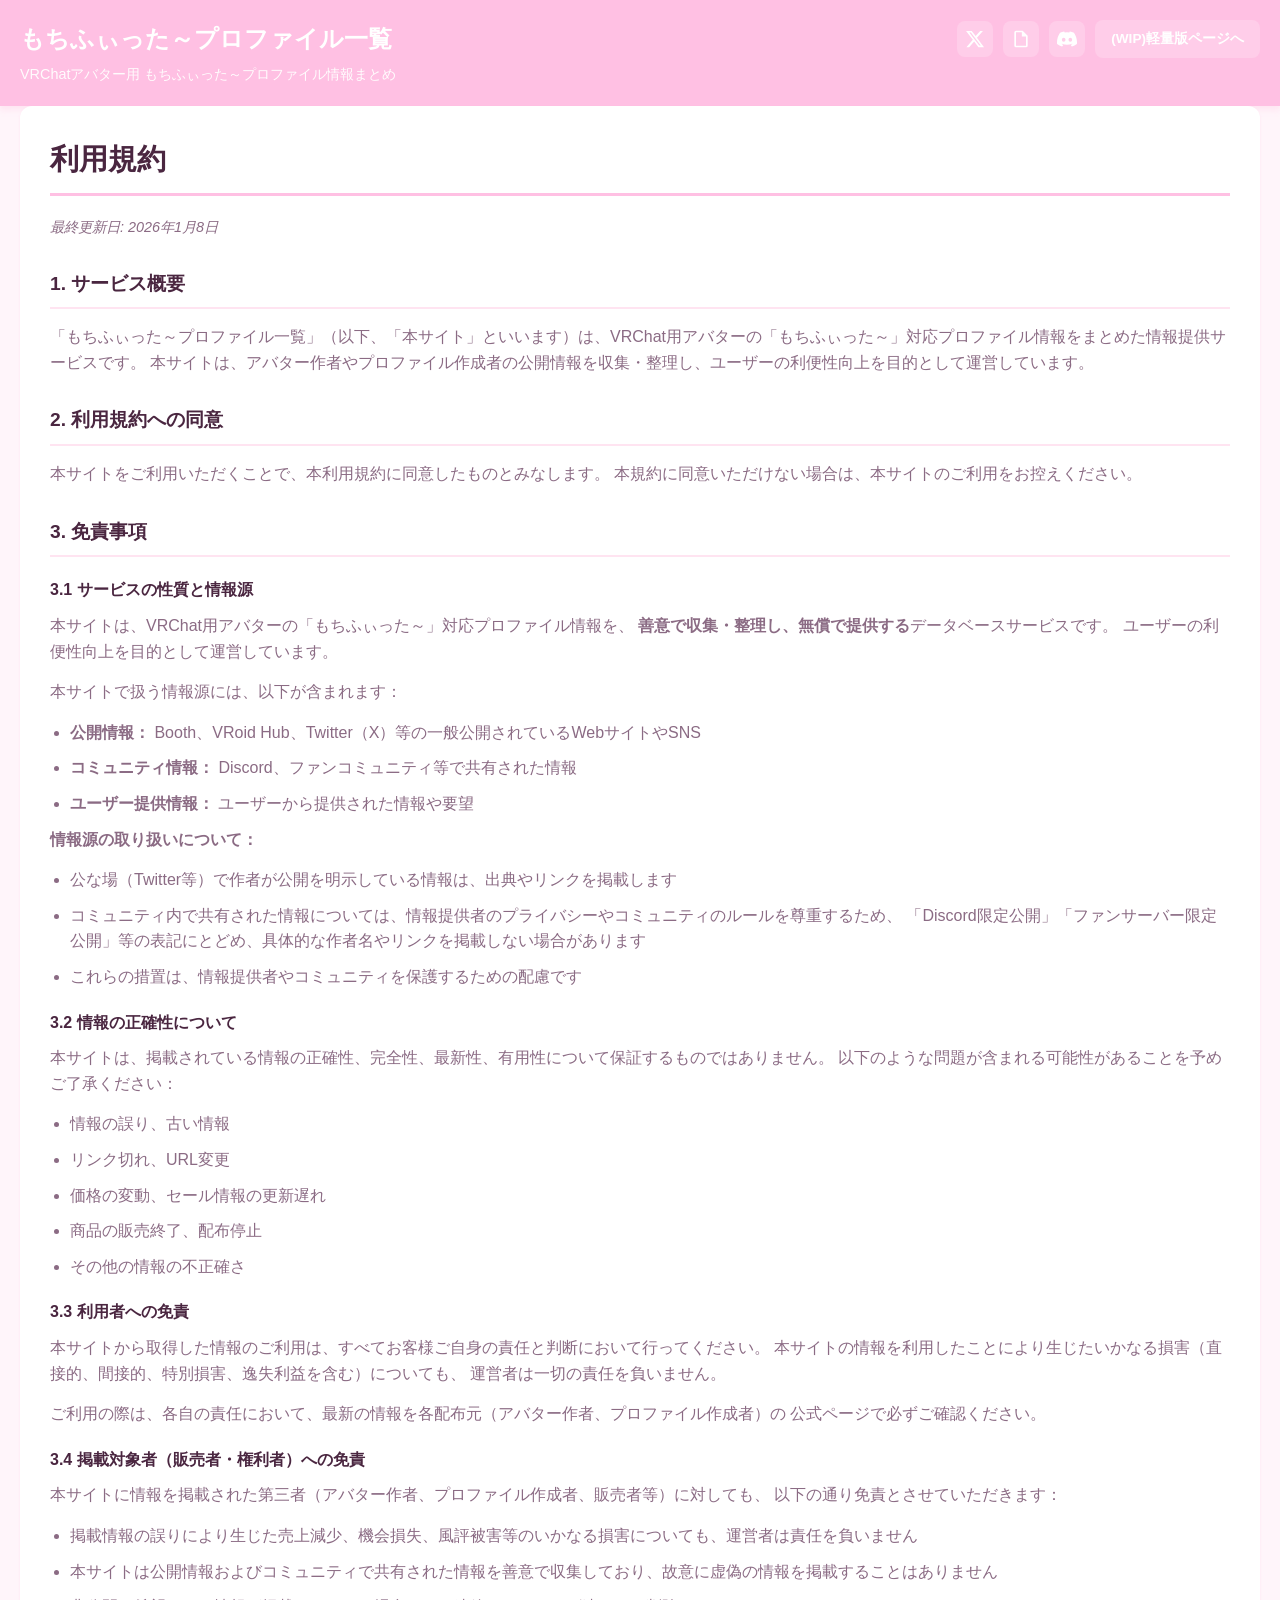
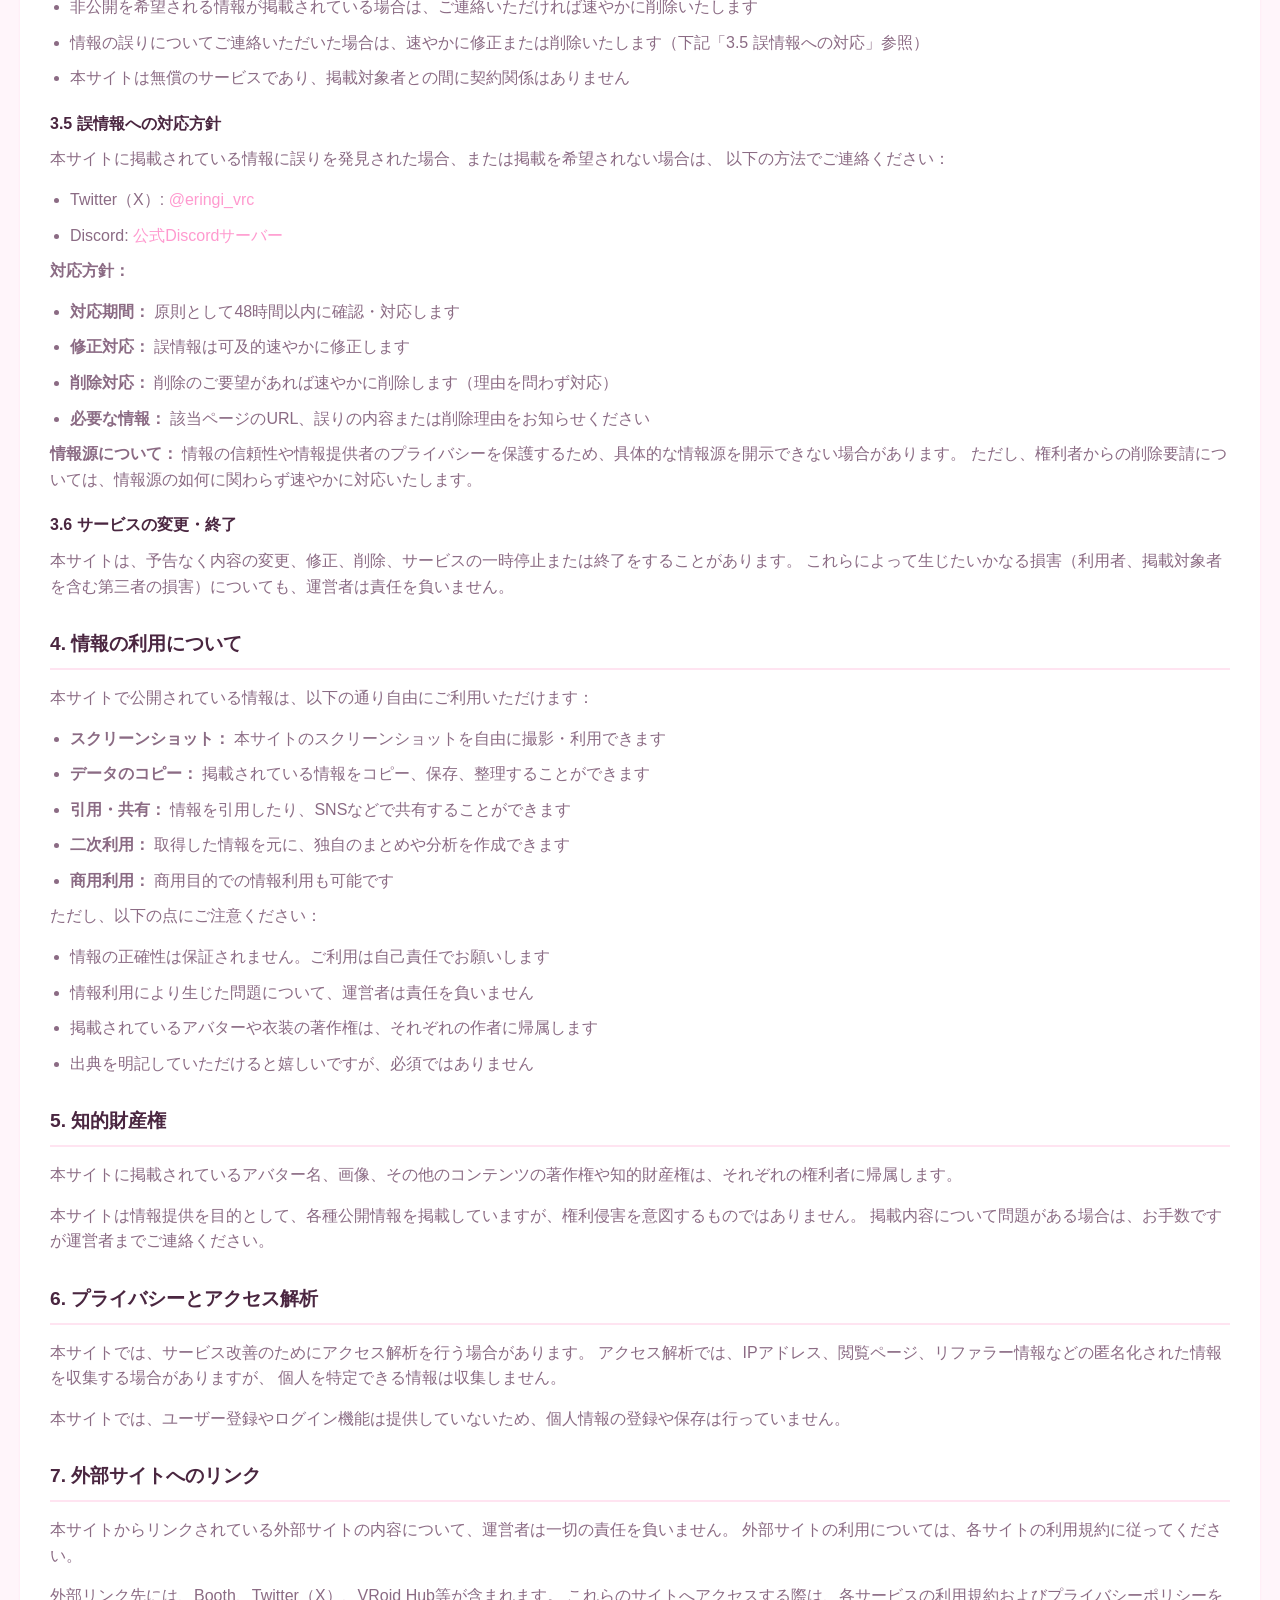
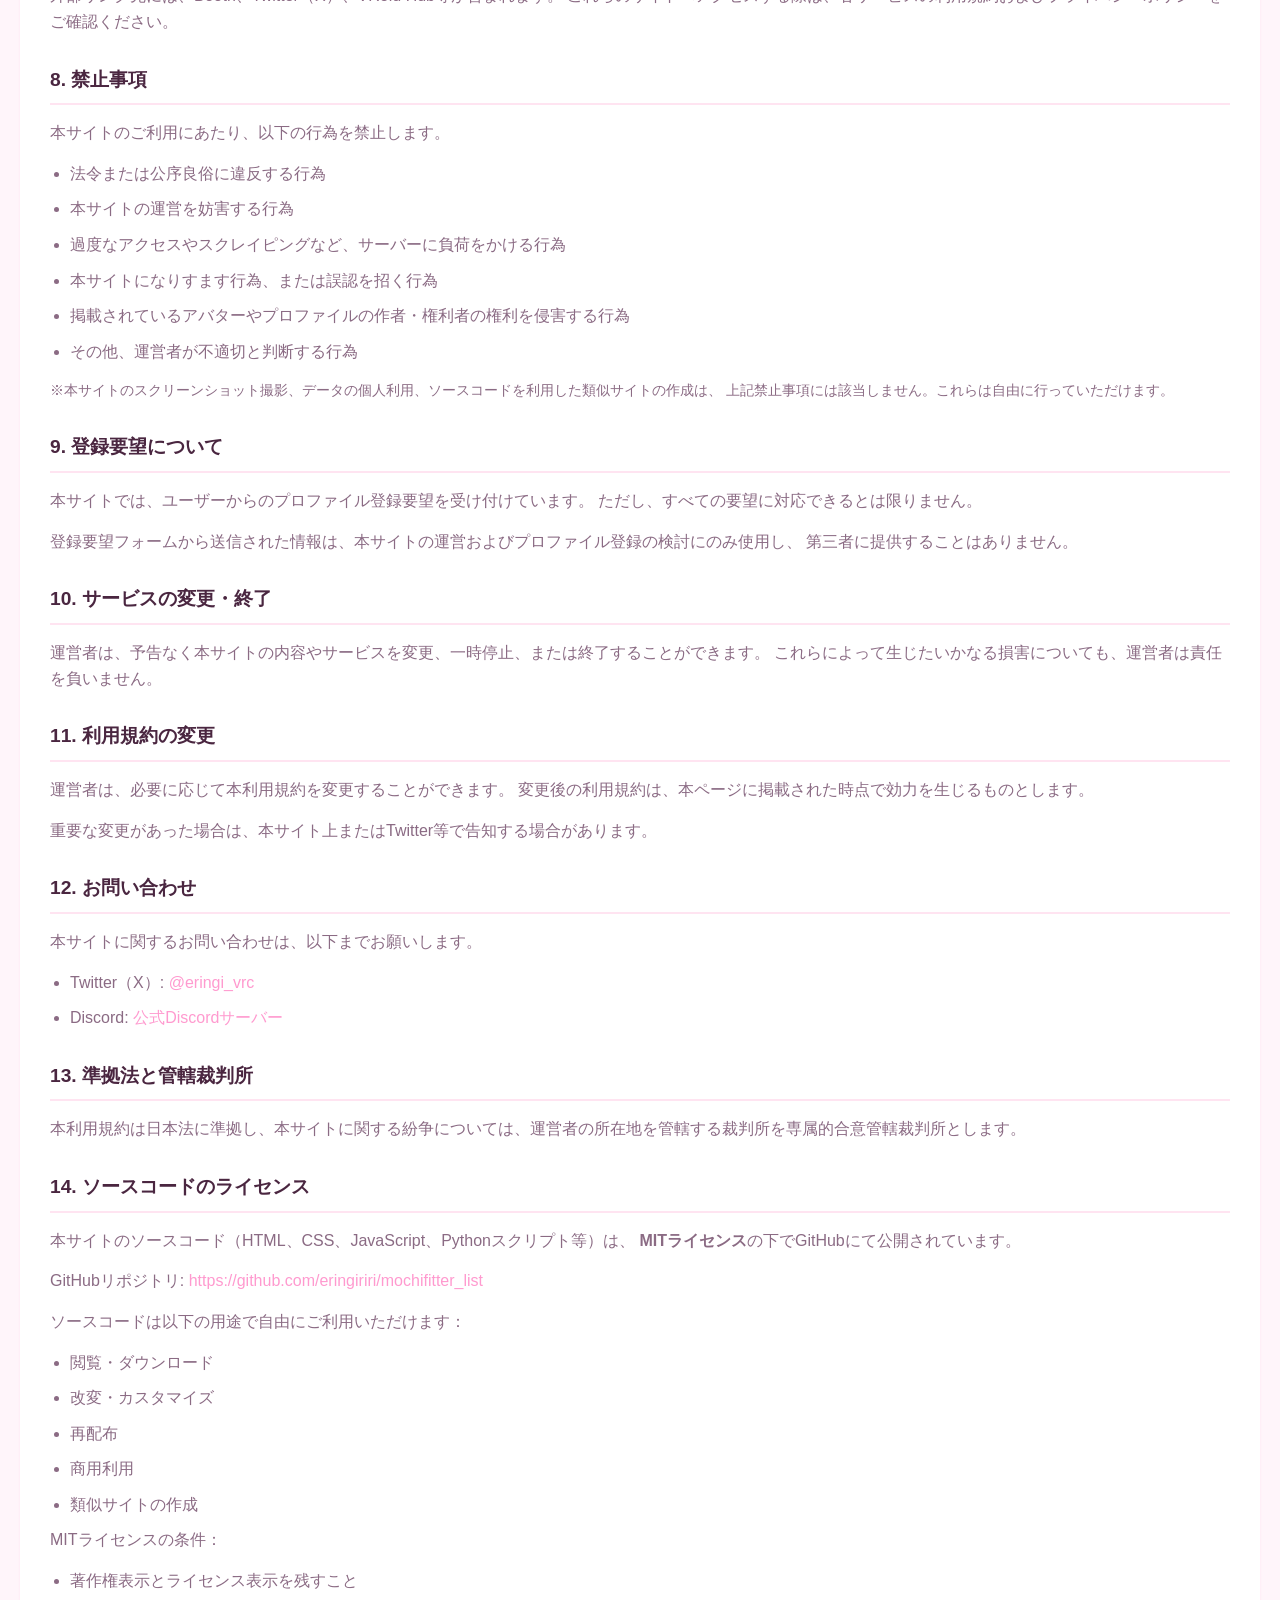
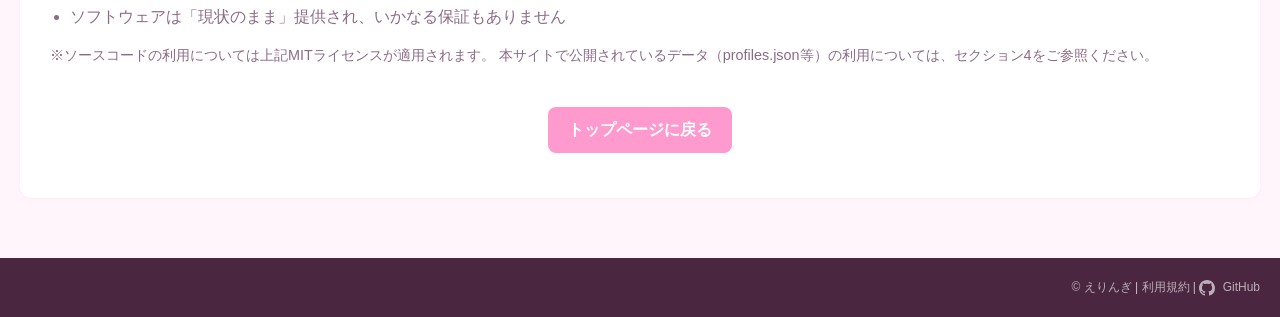
<file: terms.html>
<!DOCTYPE html>
<html lang="ja">
<head>
    <meta charset="UTF-8">
    <meta name="viewport" content="width=device-width, initial-scale=1.0">
    <meta name="google-site-verification" content="bT2jwU4LzvFJ1O84H9Ss2Ey-j3vTZR7JKooW1tdScog" />
    <title>利用規約 | もちふぃった～プロファイル一覧</title>

    <!-- SEO Meta Tags -->
    <meta name="description" content="もちふぃった～プロファイル一覧の利用規約ページ">
    <meta name="keywords" content="もちふぃった～,もちふぃった,もちふぃったー,mochifitter,VRChat,VRC,利用規約">
    <meta name="author" content="えりんぎ">
    <link rel="canonical" href="https://mochifitter.eringi.me/terms.html">

    <!-- Open Graph / Facebook -->
    <meta property="og:type" content="website">
    <meta property="og:url" content="https://mochifitter.eringi.me/terms.html">
    <meta property="og:title" content="利用規約 | もちふぃった～プロファイル一覧">
    <meta property="og:description" content="もちふぃった～プロファイル一覧の利用規約ページ">
    <meta property="og:site_name" content="もちふぃった～プロファイル一覧">
    <meta property="og:locale" content="ja_JP">

    <!-- Twitter Card -->
    <meta name="twitter:card" content="summary">
    <meta name="twitter:site" content="@eringi_vrc">
    <meta name="twitter:creator" content="@eringi_vrc">
    <meta name="twitter:title" content="利用規約 | もちふぃった～プロファイル一覧">
    <meta name="twitter:description" content="もちふぃった～プロファイル一覧の利用規約ページ">

    <link rel="icon" type="image/x-icon" href="icon/icon.ico">
    <link rel="stylesheet" href="css/style.css">
</head>
<body>
    <header>
        <div class="container">
            <div class="header-content">
                <div class="header-main">
                    <a href="index.html" style="text-decoration: none; color: inherit;">
                        <h1>もちふぃった～プロファイル一覧</h1>
                        <p class="subtitle">VRChatアバター用 もちふぃった～プロファイル情報まとめ</p>
                    </a>
                </div>
                <div class="header-right">
                    <a href="https://x.com/eringi_vrc" class="btn-twitter" target="_blank" rel="noopener noreferrer" title="Twitter">
                        <svg width="20" height="20" viewBox="0 0 24 24" fill="currentColor">
                            <path d="M18.244 2.25h3.308l-7.227 8.26 8.502 11.24H16.17l-5.214-6.817L4.99 21.75H1.68l7.73-8.835L1.254 2.25H8.08l4.713 6.231zm-1.161 17.52h1.833L7.084 4.126H5.117z"/>
                        </svg>
                    </a>
                    <a href="terms.html" class="btn-terms" target="_blank" rel="noopener noreferrer" title="利用規約">
                        <svg width="20" height="20" viewBox="0 0 24 24" fill="currentColor">
                            <path d="M14,2H6A2,2 0 0,0 4,4V20A2,2 0 0,0 6,22H18A2,2 0 0,0 20,20V8L14,2M18,20H6V4H13V9H18V20Z"/>
                        </svg>
                    </a>
                    <a href="https://discord.com/invite/xSqtz2m7PE" class="btn-discord" target="_blank" rel="noopener noreferrer" title="Discord">
                        <svg width="20" height="20" viewBox="0 0 24 24" fill="currentColor">
                            <path d="M20.317 4.37a19.791 19.791 0 0 0-4.885-1.515.074.074 0 0 0-.079.037c-.21.375-.444.864-.608 1.25a18.27 18.27 0 0 0-5.487 0 12.64 12.64 0 0 0-.617-1.25.077.077 0 0 0-.079-.037A19.736 19.736 0 0 0 3.677 4.37a.07.07 0 0 0-.032.027C.533 9.046-.32 13.58.099 18.057a.082.082 0 0 0 .031.057 19.9 19.9 0 0 0 5.993 3.03.078.078 0 0 0 .084-.028c.462-.63.874-1.295 1.226-1.994a.076.076 0 0 0-.041-.106 13.107 13.107 0 0 1-1.872-.892.077.077 0 0 1-.008-.128 10.2 10.2 0 0 0 .372-.292.074.074 0 0 1 .077-.01c3.928 1.793 8.18 1.793 12.062 0a.074.074 0 0 1 .078.01c.12.098.246.198.373.292a.077.077 0 0 1-.006.127 12.299 12.299 0 0 1-1.873.892.077.077 0 0 0-.041.107c.36.698.772 1.362 1.225 1.993a.076.076 0 0 0 .084.028 19.839 19.839 0 0 0 6.002-3.03.077.077 0 0 0 .032-.054c.5-5.177-.838-9.674-3.549-13.66a.061.061 0 0 0-.031-.03zM8.02 15.33c-1.183 0-2.157-1.085-2.157-2.419 0-1.333.956-2.419 2.157-2.419 1.21 0 2.176 1.096 2.157 2.42 0 1.333-.956 2.418-2.157 2.418zm7.975 0c-1.183 0-2.157-1.085-2.157-2.419 0-1.333.955-2.419 2.157-2.419 1.21 0 2.176 1.096 2.157 2.42 0 1.333-.946 2.418-2.157 2.418z"/>
                        </svg>
                    </a>
                    <a href="lite.html" class="btn-lite">(WIP)軽量版ページへ</a>
                </div>
            </div>
        </div>
    </header>

    <main class="container">
        <section class="info-section">
            <h2>利用規約</h2>
            <p class="updated-date">最終更新日: 2026年1月8日</p>

            <h3>1. サービス概要</h3>
            <p>
                「もちふぃった～プロファイル一覧」（以下、「本サイト」といいます）は、VRChat用アバターの「もちふぃった～」対応プロファイル情報をまとめた情報提供サービスです。
                本サイトは、アバター作者やプロファイル作成者の公開情報を収集・整理し、ユーザーの利便性向上を目的として運営しています。
            </p>

            <h3>2. 利用規約への同意</h3>
            <p>
                本サイトをご利用いただくことで、本利用規約に同意したものとみなします。
                本規約に同意いただけない場合は、本サイトのご利用をお控えください。
            </p>

            <h3>3. 免責事項</h3>
            
            <h4 style="font-size: 1rem; font-weight: 600; margin-top: 20px; margin-bottom: 10px;">3.1 サービスの性質と情報源</h4>
            <p>
                本サイトは、VRChat用アバターの「もちふぃった～」対応プロファイル情報を、
                <strong>善意で収集・整理し、無償で提供する</strong>データベースサービスです。
                ユーザーの利便性向上を目的として運営しています。
            </p>
            <p>
                本サイトで扱う情報源には、以下が含まれます：
            </p>
            <ul>
                <li><strong>公開情報：</strong> Booth、VRoid Hub、Twitter（X）等の一般公開されているWebサイトやSNS</li>
                <li><strong>コミュニティ情報：</strong> Discord、ファンコミュニティ等で共有された情報</li>
                <li><strong>ユーザー提供情報：</strong> ユーザーから提供された情報や要望</li>
            </ul>
            <p>
                <strong>情報源の取り扱いについて：</strong>
            </p>
            <ul>
                <li>公な場（Twitter等）で作者が公開を明示している情報は、出典やリンクを掲載します</li>
                <li>コミュニティ内で共有された情報については、情報提供者のプライバシーやコミュニティのルールを尊重するため、
                    「Discord限定公開」「ファンサーバー限定公開」等の表記にとどめ、具体的な作者名やリンクを掲載しない場合があります</li>
                <li>これらの措置は、情報提供者やコミュニティを保護するための配慮です</li>
            </ul>
            
            <h4 style="font-size: 1rem; font-weight: 600; margin-top: 20px; margin-bottom: 10px;">3.2 情報の正確性について</h4>
            <p>
                本サイトは、掲載されている情報の正確性、完全性、最新性、有用性について保証するものではありません。
                以下のような問題が含まれる可能性があることを予めご了承ください：
            </p>
            <ul>
                <li>情報の誤り、古い情報</li>
                <li>リンク切れ、URL変更</li>
                <li>価格の変動、セール情報の更新遅れ</li>
                <li>商品の販売終了、配布停止</li>
                <li>その他の情報の不正確さ</li>
            </ul>
            
            <h4 style="font-size: 1rem; font-weight: 600; margin-top: 20px; margin-bottom: 10px;">3.3 利用者への免責</h4>
            <p>
                本サイトから取得した情報のご利用は、すべてお客様ご自身の責任と判断において行ってください。
                本サイトの情報を利用したことにより生じたいかなる損害（直接的、間接的、特別損害、逸失利益を含む）についても、
                運営者は一切の責任を負いません。
            </p>
            <p>
                ご利用の際は、各自の責任において、最新の情報を各配布元（アバター作者、プロファイル作成者）の
                公式ページで必ずご確認ください。
            </p>
            
            <h4 style="font-size: 1rem; font-weight: 600; margin-top: 20px; margin-bottom: 10px;">3.4 掲載対象者（販売者・権利者）への免責</h4>
            <p>
                本サイトに情報を掲載された第三者（アバター作者、プロファイル作成者、販売者等）に対しても、
                以下の通り免責とさせていただきます：
            </p>
            <ul>
                <li>掲載情報の誤りにより生じた売上減少、機会損失、風評被害等のいかなる損害についても、運営者は責任を負いません</li>
                <li>本サイトは公開情報およびコミュニティで共有された情報を善意で収集しており、故意に虚偽の情報を掲載することはありません</li>
                <li>非公開を希望される情報が掲載されている場合は、ご連絡いただければ速やかに削除いたします</li>
                <li>情報の誤りについてご連絡いただいた場合は、速やかに修正または削除いたします（下記「3.5 誤情報への対応」参照）</li>
                <li>本サイトは無償のサービスであり、掲載対象者との間に契約関係はありません</li>
            </ul>
            
            <h4 style="font-size: 1rem; font-weight: 600; margin-top: 20px; margin-bottom: 10px;">3.5 誤情報への対応方針</h4>
            <p>
                本サイトに掲載されている情報に誤りを発見された場合、または掲載を希望されない場合は、
                以下の方法でご連絡ください：
            </p>
            <ul>
                <li>Twitter（X）: <a href="https://x.com/eringi_vrc" target="_blank" rel="noopener noreferrer">@eringi_vrc</a></li>
                <li>Discord: <a href="https://discord.com/invite/xSqtz2m7PE" target="_blank" rel="noopener noreferrer">公式Discordサーバー</a></li>
            </ul>
            <p>
                <strong>対応方針：</strong>
            </p>
            <ul>
                <li><strong>対応期間：</strong> 原則として48時間以内に確認・対応します</li>
                <li><strong>修正対応：</strong> 誤情報は可及的速やかに修正します</li>
                <li><strong>削除対応：</strong> 削除のご要望があれば速やかに削除します（理由を問わず対応）</li>
                <li><strong>必要な情報：</strong> 該当ページのURL、誤りの内容または削除理由をお知らせください</li>
            </ul>
            <p>
                <strong>情報源について：</strong>
                情報の信頼性や情報提供者のプライバシーを保護するため、具体的な情報源を開示できない場合があります。
                ただし、権利者からの削除要請については、情報源の如何に関わらず速やかに対応いたします。
            </p>
            
            <h4 style="font-size: 1rem; font-weight: 600; margin-top: 20px; margin-bottom: 10px;">3.6 サービスの変更・終了</h4>
            <p>
                本サイトは、予告なく内容の変更、修正、削除、サービスの一時停止または終了をすることがあります。
                これらによって生じたいかなる損害（利用者、掲載対象者を含む第三者の損害）についても、運営者は責任を負いません。
            </p>

            <h3>4. 情報の利用について</h3>
            <p>
                本サイトで公開されている情報は、以下の通り自由にご利用いただけます：
            </p>
            <ul>
                <li><strong>スクリーンショット：</strong> 本サイトのスクリーンショットを自由に撮影・利用できます</li>
                <li><strong>データのコピー：</strong> 掲載されている情報をコピー、保存、整理することができます</li>
                <li><strong>引用・共有：</strong> 情報を引用したり、SNSなどで共有することができます</li>
                <li><strong>二次利用：</strong> 取得した情報を元に、独自のまとめや分析を作成できます</li>
                <li><strong>商用利用：</strong> 商用目的での情報利用も可能です</li>
            </ul>
            <p>
                ただし、以下の点にご注意ください：
            </p>
            <ul>
                <li>情報の正確性は保証されません。ご利用は自己責任でお願いします</li>
                <li>情報利用により生じた問題について、運営者は責任を負いません</li>
                <li>掲載されているアバターや衣装の著作権は、それぞれの作者に帰属します</li>
                <li>出典を明記していただけると嬉しいですが、必須ではありません</li>
            </ul>

            <h3>5. 知的財産権</h3>
            <p>
                本サイトに掲載されているアバター名、画像、その他のコンテンツの著作権や知的財産権は、それぞれの権利者に帰属します。
            </p>
            <p>
                本サイトは情報提供を目的として、各種公開情報を掲載していますが、権利侵害を意図するものではありません。
                掲載内容について問題がある場合は、お手数ですが運営者までご連絡ください。
            </p>

            <h3>6. プライバシーとアクセス解析</h3>
            <p>
                本サイトでは、サービス改善のためにアクセス解析を行う場合があります。
                アクセス解析では、IPアドレス、閲覧ページ、リファラー情報などの匿名化された情報を収集する場合がありますが、
                個人を特定できる情報は収集しません。
            </p>
            <p>
                本サイトでは、ユーザー登録やログイン機能は提供していないため、個人情報の登録や保存は行っていません。
            </p>

            <h3>7. 外部サイトへのリンク</h3>
            <p>
                本サイトからリンクされている外部サイトの内容について、運営者は一切の責任を負いません。
                外部サイトの利用については、各サイトの利用規約に従ってください。
            </p>
            <p>
                外部リンク先には、Booth、Twitter（X）、VRoid Hub等が含まれます。
                これらのサイトへアクセスする際は、各サービスの利用規約およびプライバシーポリシーをご確認ください。
            </p>

            <h3>8. 禁止事項</h3>
            <p>本サイトのご利用にあたり、以下の行為を禁止します。</p>
            <ul>
                <li>法令または公序良俗に違反する行為</li>
                <li>本サイトの運営を妨害する行為</li>
                <li>過度なアクセスやスクレイピングなど、サーバーに負荷をかける行為</li>
                <li>本サイトになりすます行為、または誤認を招く行為</li>
                <li>掲載されているアバターやプロファイルの作者・権利者の権利を侵害する行為</li>
                <li>その他、運営者が不適切と判断する行為</li>
            </ul>
            <p style="font-size: 0.9rem; color: var(--text-secondary); margin-top: 15px;">
                ※本サイトのスクリーンショット撮影、データの個人利用、ソースコードを利用した類似サイトの作成は、
                上記禁止事項には該当しません。これらは自由に行っていただけます。
            </p>

            <h3>9. 登録要望について</h3>
            <p>
                本サイトでは、ユーザーからのプロファイル登録要望を受け付けています。
                ただし、すべての要望に対応できるとは限りません。
            </p>
            <p>
                登録要望フォームから送信された情報は、本サイトの運営およびプロファイル登録の検討にのみ使用し、
                第三者に提供することはありません。
            </p>

            <h3>10. サービスの変更・終了</h3>
            <p>
                運営者は、予告なく本サイトの内容やサービスを変更、一時停止、または終了することができます。
                これらによって生じたいかなる損害についても、運営者は責任を負いません。
            </p>

            <h3>11. 利用規約の変更</h3>
            <p>
                運営者は、必要に応じて本利用規約を変更することができます。
                変更後の利用規約は、本ページに掲載された時点で効力を生じるものとします。
            </p>
            <p>
                重要な変更があった場合は、本サイト上またはTwitter等で告知する場合があります。
            </p>

            <h3>12. お問い合わせ</h3>
            <p>
                本サイトに関するお問い合わせは、以下までお願いします。
            </p>
            <ul>
                <li>Twitter（X）: <a href="https://x.com/eringi_vrc" target="_blank" rel="noopener noreferrer">@eringi_vrc</a></li>
                <li>Discord: <a href="https://discord.com/invite/xSqtz2m7PE" target="_blank" rel="noopener noreferrer">公式Discordサーバー</a></li>
            </ul>

            <h3>13. 準拠法と管轄裁判所</h3>
            <p>
                本利用規約は日本法に準拠し、本サイトに関する紛争については、運営者の所在地を管轄する裁判所を専属的合意管轄裁判所とします。
            </p>

            <h3>14. ソースコードのライセンス</h3>
            <p>
                本サイトのソースコード（HTML、CSS、JavaScript、Pythonスクリプト等）は、
                <strong>MITライセンス</strong>の下でGitHubにて公開されています。
            </p>
            <p>
                GitHubリポジトリ: 
                <a href="https://github.com/eringiriri/mochifitter_list" target="_blank" rel="noopener noreferrer">
                    https://github.com/eringiriri/mochifitter_list
                </a>
            </p>
            <p>
                ソースコードは以下の用途で自由にご利用いただけます：
            </p>
            <ul>
                <li>閲覧・ダウンロード</li>
                <li>改変・カスタマイズ</li>
                <li>再配布</li>
                <li>商用利用</li>
                <li>類似サイトの作成</li>
            </ul>
            <p>
                MITライセンスの条件：
            </p>
            <ul>
                <li>著作権表示とライセンス表示を残すこと</li>
                <li>ソフトウェアは「現状のまま」提供され、いかなる保証もありません</li>
            </ul>
            <p style="font-size: 0.9rem; color: var(--text-secondary); margin-top: 15px;">
                ※ソースコードの利用については上記MITライセンスが適用されます。
                本サイトで公開されているデータ（profiles.json等）の利用については、セクション4をご参照ください。
            </p>

            <div style="margin-top: 40px; text-align: center;">
                <p><a href="index.html" class="btn-primary" style="display: inline-block; padding: 10px 20px; text-decoration: none;">トップページに戻る</a></p>
            </div>
        </section>
    </main>

    <footer>
        <div class="container">
            <p>
                <a href="https://x.com/eringi_vrc" target="_blank" rel="noopener noreferrer">&copy; えりんぎ</a> | 
                <a href="terms.html">利用規約</a> | 
                <a href="https://github.com/eringiriri/mochifitter_list" target="_blank" rel="noopener noreferrer" title="GitHub">
                    <svg width="16" height="16" viewBox="0 0 16 16" fill="currentColor" style="vertical-align: middle; margin-right: 4px;">
                        <path d="M8 0C3.58 0 0 3.58 0 8c0 3.54 2.29 6.53 5.47 7.59.4.07.55-.17.55-.38 0-.19-.01-.82-.01-1.49-2.01.37-2.53-.49-2.69-.94-.09-.23-.48-.94-.82-1.13-.28-.15-.68-.52-.01-.53.63-.01 1.08.58 1.23.82.72 1.21 1.87.87 2.33.66.07-.52.28-.87.51-1.07-1.78-.2-3.64-.89-3.64-3.95 0-.87.31-1.59.82-2.15-.08-.2-.36-1.02.08-2.12 0 0 .67-.21 2.2.82.64-.18 1.32-.27 2-.27.68 0 1.36.09 2 .27 1.53-1.04 2.2-.82 2.2-.82.44 1.1.16 1.92.08 2.12.51.56.82 1.27.82 2.15 0 3.07-1.87 3.75-3.65 3.95.29.25.54.73.54 1.48 0 1.07-.01 1.93-.01 2.2 0 .21.15.46.55.38A8.013 8.013 0 0016 8c0-4.42-3.58-8-8-8z"/>
                    </svg>
                    GitHub
                </a>
            </p>
        </div>
    </footer>
</body>
</html>
</file>
<file: css/style.css>
/* リセットとベーススタイル */
* {
    margin: 0;
    padding: 0;
    box-sizing: border-box;
}

:root {
    --primary-color: #ffc0e3;
    --primary-hover: #ffadd9;
    --secondary-color: #ff9acf;
    --danger-color: #ff6b9d;
    --bg-color: #fff5fa;
    --card-bg: #ffffff;
    --text-primary: #4a2640;
    --text-secondary: #8b6b84;
    --border-color: #ffe4f1;
    --shadow: 0 1px 3px rgba(255, 182, 218, 0.2);
    --shadow-md: 0 4px 6px rgba(255, 182, 218, 0.25);
    --shadow-lg: 0 10px 15px rgba(255, 182, 218, 0.3);
}

body {
    font-family: -apple-system, BlinkMacSystemFont, 'Segoe UI', 'Hiragino Sans', 'Hiragino Kaku Gothic ProN',
                 'Noto Sans JP', Meiryo, sans-serif;
    background-color: var(--bg-color);
    color: var(--text-primary);
    line-height: 1.6;
}

.container {
    max-width: 1800px;
    margin: 0 auto;
    padding: 0 20px;
}

/* ヘッダー */
header {
    background: var(--primary-color);
    color: white;
    padding: 20px 0;
    box-shadow: var(--shadow-md);
}

.header-content {
    display: flex;
    justify-content: space-between;
    align-items: flex-start;
    gap: 20px;
}

.header-main {
    flex: 1;
}

header h1 {
    font-size: 1.5rem;
    margin-bottom: 5px;
    font-weight: 700;
}

header .subtitle {
    font-size: 0.9rem;
    opacity: 0.95;
}

.header-right {
    display: flex;
    align-items: center;
    gap: 10px;
}

.btn-twitter {
    display: flex;
    align-items: center;
    justify-content: center;
    padding: 8px;
    background: rgba(255, 255, 255, 0.2);
    color: white;
    text-decoration: none;
    border-radius: 8px;
    transition: background 0.2s, transform 0.2s;
}

.btn-twitter:hover {
    background: rgba(255, 255, 255, 0.3);
    transform: scale(1.05);
}

.btn-twitter svg {
    display: block;
}

.btn-terms {
    display: flex;
    align-items: center;
    justify-content: center;
    padding: 8px;
    background: rgba(255, 255, 255, 0.2);
    color: white;
    text-decoration: none;
    border-radius: 8px;
    transition: background 0.2s, transform 0.2s;
}

.btn-terms:hover {
    background: rgba(255, 255, 255, 0.3);
    transform: scale(1.05);
}

.btn-terms svg {
    display: block;
}

.btn-discord {
    display: flex;
    align-items: center;
    justify-content: center;
    padding: 8px;
    background: rgba(255, 255, 255, 0.2);
    color: white;
    text-decoration: none;
    border-radius: 8px;
    transition: background 0.2s, transform 0.2s;
}

.btn-discord:hover {
    background: rgba(255, 255, 255, 0.3);
    transform: scale(1.05);
}

.btn-discord svg {
    display: block;
}

.btn-lite {
    padding: 8px 16px;
    background: rgba(255, 255, 255, 0.2);
    color: white;
    text-decoration: none;
    border-radius: 8px;
    font-size: 0.85rem;
    font-weight: 600;
    transition: background 0.2s;
    white-space: nowrap;
}

.btn-lite:hover {
    background: rgba(255, 255, 255, 0.3);
}

.last-updated {
    display: flex;
    flex-direction: column;
    align-items: flex-end;
    padding: 8px 16px;
    background: rgba(255, 255, 255, 0.15);
    backdrop-filter: blur(10px);
    border-radius: 8px;
    border: 1px solid rgba(255, 255, 255, 0.2);
    min-width: 180px;
}

.last-updated small {
    font-size: 0.75rem;
    opacity: 0.9;
    margin-bottom: 4px;
    text-transform: uppercase;
    letter-spacing: 0.5px;
}

.last-updated time {
    font-size: 0.95rem;
    font-weight: 600;
    font-family: 'Courier New', monospace;
}

/* メインコンテンツ */
main {
    padding: 40px 0;
}

section {
    margin-bottom: 40px;
}

h2 {
    font-size: 1.8rem;
    margin-bottom: 20px;
    color: var(--text-primary);
    border-bottom: 3px solid var(--primary-color);
    padding-bottom: 10px;
}

/* 情報・登録要望ラッパー */
.info-request-wrapper {
    display: grid;
    grid-template-columns: 1fr 1fr;
    gap: 25px;
    margin-bottom: 25px;
}

/* 情報セクション */
.info-section {
    background: var(--card-bg);
    padding: 30px;
    border-radius: 12px;
    box-shadow: var(--shadow);
}

.info-section p {
    margin-bottom: 15px;
    color: var(--text-secondary);
}

.info-section ul {
    margin-left: 20px;
    margin-top: 15px;
}

.info-section li {
    margin-bottom: 10px;
    color: var(--text-secondary);
}

/* 検索セクション */
.search-section {
    background: var(--card-bg);
    padding: 25px;
    border-radius: 12px;
    box-shadow: var(--shadow);
}

.search-controls {
    display: flex;
    flex-direction: column;
    gap: 15px;
}

#searchInput {
    width: 100%;
    padding: 12px 20px;
    font-size: 1rem;
    border: 2px solid var(--border-color);
    border-radius: 8px;
    transition: border-color 0.3s;
}

#searchInput:focus {
    outline: none;
    border-color: var(--primary-color);
}

.filter-controls {
    display: flex;
    flex-wrap: wrap;
    gap: 15px;
}

.filter-controls label {
    display: flex;
    align-items: center;
    gap: 8px;
    cursor: pointer;
    font-size: 0.95rem;
    color: var(--text-secondary);
    padding: 8px 12px;
    background: var(--bg-color);
    border-radius: 6px;
    transition: background-color 0.2s;
}

.filter-controls label:hover {
    background-color: var(--border-color);
}

.filter-controls input[type="checkbox"] {
    width: 18px;
    height: 18px;
    cursor: pointer;
}

.filter-separator {
    color: var(--text-secondary);
    font-size: 1.2rem;
    padding: 0 5px;
    user-select: none;
}

/* プロファイル一覧セクション */
.profiles-header {
    display: flex;
    justify-content: space-between;
    align-items: center;
    margin-bottom: 25px;
}

.header-controls {
    display: flex;
    align-items: center;
    gap: 15px;
}

.sort-select {
    padding: 8px 16px;
    font-size: 0.9rem;
    border: 2px solid var(--border-color);
    border-radius: 8px;
    background: var(--card-bg);
    color: var(--text-primary);
    cursor: pointer;
    transition: border-color 0.3s, background-color 0.3s;
    font-family: inherit;
}

.sort-select:hover {
    border-color: var(--primary-color);
    background: var(--bg-color);
}

.sort-select:focus {
    outline: none;
    border-color: var(--primary-color);
    background: var(--bg-color);
}

.count {
    background: var(--primary-color);
    color: white;
    padding: 8px 16px;
    border-radius: 20px;
    font-size: 0.9rem;
    font-weight: 600;
}

.profiles-grid {
    display: grid;
    grid-template-columns: repeat(auto-fill, minmax(300px, 1fr));
    gap: 25px;
}

/* プロファイルカード */
.profile-card {
    background: var(--card-bg);
    border-radius: 12px;
    padding: 0;
    box-shadow: var(--shadow);
    transition: transform 0.2s, box-shadow 0.2s;
    border: 1px solid var(--border-color);
    overflow: hidden;
}

.profile-card:hover {
    transform: translateY(-4px);
    box-shadow: var(--shadow-lg);
}

/* プロファイル画像 */
.profile-image {
    width: 100%;
    height: 200px;
    overflow: hidden;
    background: #ffe4f1;
    display: flex;
    align-items: center;
    justify-content: center;
    position: relative;
}

.profile-image img {
    width: 100%;
    height: 100%;
    object-fit: cover;
    transition: transform 0.3s ease;
}

.profile-card:hover .profile-image img {
    transform: scale(1.05);
}

.profile-image-placeholder {
    width: 100%;
    height: 200px;
    background: #ffe4f1;
    display: flex;
    align-items: center;
    justify-content: center;
    position: relative;
}

.profile-header {
    margin-bottom: 15px;
    padding: 25px 25px 0 25px;
}

.profile-name {
    font-size: 1.4rem;
    font-weight: 700;
    color: var(--text-primary);
}

/* 情報欄のリンク */
.info-link {
    color: inherit;
    text-decoration: none;
    position: relative;
    transition: color 0.2s;
}

.info-link:hover {
    color: var(--primary-color);
}

.info-link::after {
    content: '🔗';
    margin-left: 6px;
    font-size: 0.85em;
    opacity: 0.6;
    transition: opacity 0.2s;
}

.info-link:hover::after {
    opacity: 1;
}

.profile-name .info-link {
    color: var(--text-primary);
}

.profile-name .info-link:hover {
    color: var(--primary-color);
}

.badge {
    display: inline-block;
    padding: 4px 12px;
    border-radius: 12px;
    font-size: 0.75rem;
    font-weight: 600;
    text-transform: uppercase;
}

.profile-image .badge,
.profile-image-placeholder .badge {
    position: absolute;
    top: 10px;
    box-shadow: 0 2px 8px rgba(0, 0, 0, 0.2);
}

.profile-image .badge.official,
.profile-image-placeholder .badge.official,
.profile-image .badge.unofficial,
.profile-image-placeholder .badge.unofficial {
    right: 10px;
}

.profile-image .badge.notes-badge,
.profile-image-placeholder .badge.notes-badge {
    left: 10px;
    z-index: 10;
}

.badge.official {
    background-color: #ffe4f1;
    color: #c2185b;
}

.badge.unofficial {
    background-color: #fce4ec;
    color: #880e4f;
}

.badge.notes-badge {
    background-color: #fff9e6;
    color: #d97706;
    cursor: pointer;
    transition: transform 0.2s, background-color 0.2s;
}

.badge.notes-badge:hover {
    background-color: #fde68a;
    transform: scale(1.05);
}

.profile-info {
    margin: 15px 0;
    padding: 0 25px;
}

.info-row {
    display: flex;
    justify-content: space-between;
    padding: 8px 0;
    border-bottom: 1px solid var(--border-color);
    font-size: 0.9rem;
}

.info-row:last-child {
    border-bottom: none;
}

.info-label {
    color: var(--text-secondary);
    font-weight: 500;
}

.info-value {
    color: var(--text-primary);
    font-weight: 600;
    display: flex;
    align-items: center;
    gap: 8px;
    flex-wrap: wrap;
}

/* 価格バッジ */
.price-badge {
    display: inline-block;
    padding: 3px 10px;
    border-radius: 10px;
    font-size: 0.8rem;
    font-weight: 700;
}

.price-badge.price-free {
    background-color: #f0f4c3;
    color: #558b2f;
}

.price-badge.price-paid {
    background-color: #fff9e6;
    color: #d97706;
}

.price-badge.price-bundled {
    background-color: #ffe4f1;
    color: #c2185b;
}

.price-amount {
    font-size: 0.85rem;
    color: var(--text-secondary);
    font-weight: 600;
}

.support-badges {
    display: flex;
    gap: 10px;
    margin: 15px 0;
    padding: 0 25px;
}

.support-badge {
    flex: 1;
    padding: 8px;
    border-radius: 6px;
    text-align: center;
    font-size: 0.85rem;
    font-weight: 600;
}

.support-badge.supported {
    background-color: #f0f4c3;
    color: #558b2f;
}

.support-badge.not-supported {
    background-color: #ffccdd;
    color: #c2185b;
}

.profile-footer {
    margin-top: 15px;
    padding: 0 25px 25px 25px;
}

.download-link {
    display: inline-block;
    width: 100%;
    padding: 10px;
    background-color: var(--primary-color);
    color: white;
    text-decoration: none;
    text-align: center;
    border-radius: 8px;
    font-weight: 600;
    transition: background-color 0.2s;
}

.download-link:hover {
    background-color: var(--primary-hover);
}

.download-link.disabled {
    background-color: #cccccc;
    color: #888888;
    cursor: not-allowed;
    opacity: 0.6;
    pointer-events: none;
}

.download-link.disabled:hover {
    background-color: #cccccc;
}

.profile-dates {
    display: flex;
    justify-content: space-between;
    margin-top: 10px;
    font-size: 0.8rem;
    color: var(--text-secondary);
}

/* 登録要望セクション */
.request-section {
    background: var(--card-bg);
    padding: 30px;
    border-radius: 12px;
    box-shadow: var(--shadow);
    text-align: center;
}

.request-section p {
    margin-bottom: 20px;
    color: var(--text-secondary);
}

.btn-primary {
    display: inline-block;
    padding: 12px 30px;
    background-color: var(--secondary-color);
    color: white;
    text-decoration: none;
    border-radius: 8px;
    font-weight: 600;
    font-size: 1rem;
    transition: background-color 0.2s, transform 0.2s;
}

.btn-primary:hover {
    background-color: #ff85b8;
    transform: scale(1.05);
}

.note {
    margin-top: 15px;
    font-size: 0.85rem;
    color: var(--text-secondary);
    font-style: italic;
}

/* フッター */
footer {
    background-color: var(--text-primary);
    color: white;
    padding: 20px 0;
    text-align: right;
    margin-top: 60px;
}

footer p {
    font-size: 0.75rem;
    opacity: 0.7;
}

footer a {
    color: white;
    text-decoration: none;
    opacity: 0.9;
    transition: opacity 0.2s;
}

footer a:hover {
    opacity: 1;
    text-decoration: underline;
}

/* 空状態 */
.empty-state {
    text-align: center;
    padding: 60px 20px;
    color: var(--text-secondary);
}

.empty-state h3 {
    font-size: 1.5rem;
    margin-bottom: 10px;
}

/* 備考ツールチップ */
.notes-tooltip {
    position: fixed;
    background-color: var(--text-primary);
    color: white;
    padding: 12px 16px;
    border-radius: 8px;
    font-size: 0.9rem;
    line-height: 1.6;
    max-width: 300px;
    z-index: 1000;
    box-shadow: 0 4px 12px rgba(0, 0, 0, 0.3);
    white-space: pre-wrap;
    word-wrap: break-word;
    animation: tooltipFadeIn 0.2s ease;
}

@keyframes tooltipFadeIn {
    from {
        opacity: 0;
        transform: translateY(-5px);
    }
    to {
        opacity: 1;
        transform: translateY(0);
    }
}

/* レスポンシブ対応 */
@media (min-width: 1500px) {
    .profiles-grid {
        grid-template-columns: repeat(5, 1fr);
    }
}

@media (max-width: 768px) {
    .header-content {
        flex-direction: column;
        align-items: stretch;
    }

    .header-right {
        flex-direction: column;
        align-items: stretch;
        width: 100%;
    }

    .last-updated {
        align-items: flex-start;
        width: 100%;
    }

    header h1 {
        font-size: 1.8rem;
    }

    header .subtitle {
        font-size: 1rem;
    }

    .info-request-wrapper {
        grid-template-columns: 1fr;
    }

    .profiles-grid {
        grid-template-columns: 1fr;
    }

    .profiles-header {
        flex-direction: column;
        align-items: start;
        gap: 15px;
    }

    .header-controls {
        width: 100%;
        flex-direction: column;
        align-items: stretch;
        gap: 10px;
    }

    .sort-select {
        width: 100%;
    }

    .search-controls {
        gap: 10px;
    }

    .filter-controls {
        flex-direction: column;
        align-items: stretch;
    }

    .filter-controls label {
        width: 100%;
    }
}

@media (max-width: 480px) {
    .container {
        padding: 0 15px;
    }

    header {
        padding: 30px 0;
    }

    h2 {
        font-size: 1.5rem;
    }

    .profile-card {
        padding: 20px;
    }

    .info-row {
        flex-direction: column;
        gap: 5px;
    }
}

/* 利用規約ページ用スタイル */
.info-section h3 {
    color: var(--text-primary);
    font-size: 1.2rem;
    font-weight: 700;
    margin-top: 30px;
    margin-bottom: 15px;
    padding-bottom: 8px;
    border-bottom: 2px solid var(--border-color);
}

.info-section h3:first-of-type {
    margin-top: 0;
}

.info-section .updated-date {
    color: var(--text-secondary);
    font-size: 0.9rem;
    margin-bottom: 30px;
    font-style: italic;
}

.info-section a:not(.btn-primary) {
    color: var(--secondary-color);
    text-decoration: none;
    font-weight: 500;
    transition: color 0.2s;
}

.info-section a:not(.btn-primary):hover {
    color: var(--primary-hover);
    text-decoration: underline;
}

/* Profile-tools*/
.profiles-tools {
  display: flex;
  align-items: center;
  gap: 12px;
  flex-wrap: wrap;
}
</file>
